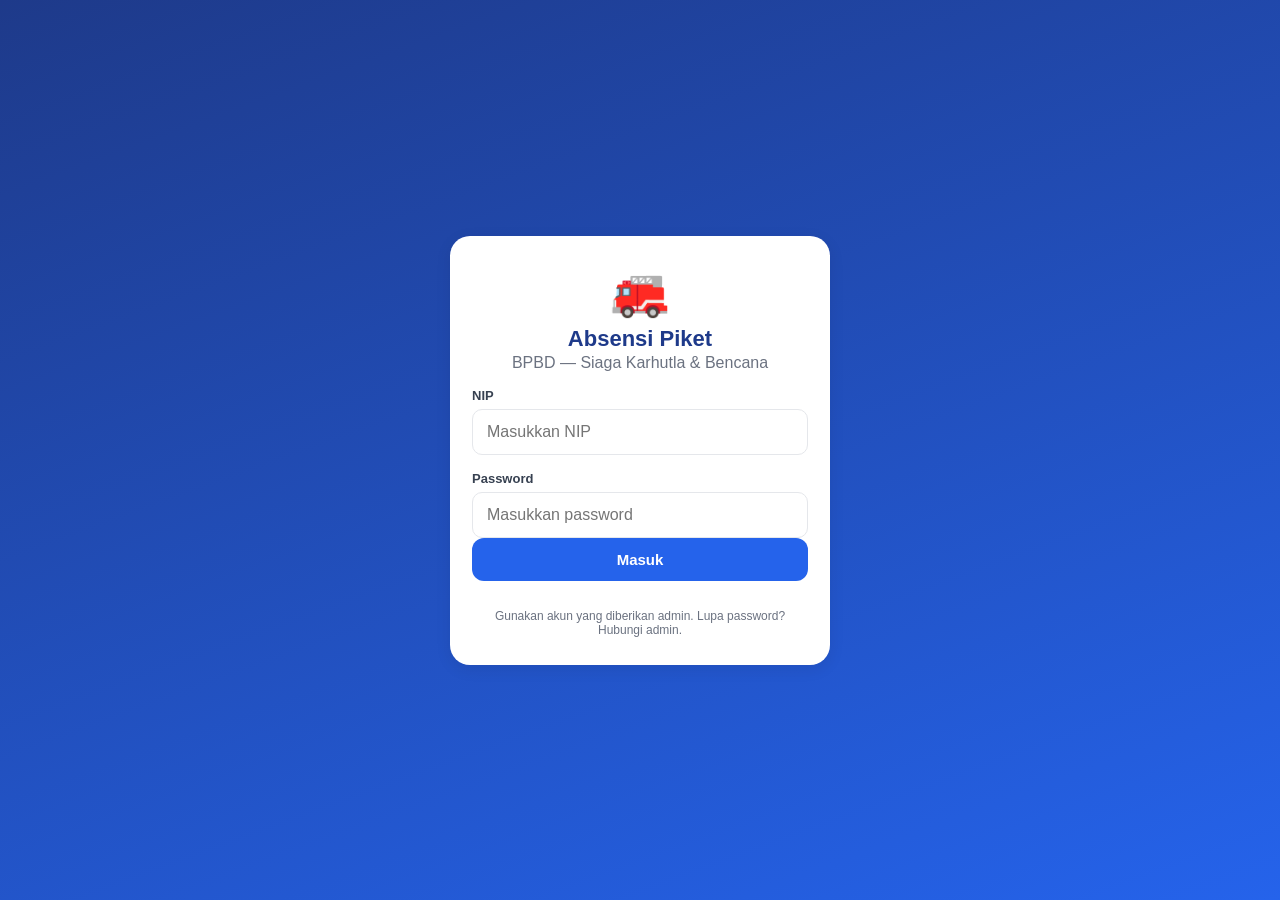
<file: index.html>
<!DOCTYPE html>
<html lang="id">
<head>
  <meta charset="UTF-8" />
  <meta name="viewport" content="width=device-width, initial-scale=1.0, maximum-scale=1.0, user-scalable=no" />
  <meta name="theme-color" content="#1e3a8a" />
  <title>Absensi Piket BPBD</title>
  <link rel="manifest" href="manifest.json" />
  <link rel="stylesheet" href="css/style.css" />
</head>
<body>

  <!-- ================= SPLASH / LOADING ================= -->
  <div id="splash" class="splash">
    <div class="splash-logo">🚒</div>
    <div class="splash-title">Absensi Piket BPBD</div>
    <div class="spinner"></div>
  </div>

  <!-- ================= HALAMAN LOGIN ================= -->
  <section id="page-login" class="page hidden">
    <div class="login-box">
      <div class="login-logo">🚒</div>
      <h1>Absensi Piket</h1>
      <p class="muted">BPBD — Siaga Karhutla &amp; Bencana</p>

      <label>NIP</label>
      <input id="inp-nip" type="tel" inputmode="numeric" placeholder="Masukkan NIP" autocomplete="username" />

      <label>Password</label>
      <input id="inp-pass" type="password" placeholder="Masukkan password" autocomplete="current-password" />

      <button id="btn-login" class="btn btn-primary btn-block">Masuk</button>
      <p id="login-msg" class="msg"></p>
      <p class="muted small">Gunakan akun yang diberikan admin. Lupa password? Hubungi admin.</p>
    </div>
  </section>

  <!-- ================= HALAMAN UTAMA (ABSEN) ================= -->
  <section id="page-home" class="page hidden">
    <header class="app-header">
      <div>
        <div class="app-title">Absensi Piket</div>
        <div id="user-info" class="muted small"></div>
      </div>
      <button id="btn-logout" class="btn-icon" title="Keluar">⎋</button>
    </header>

    <main class="content">
      <!-- Kartu sesi -->
      <div id="card-sesi" class="card">
        <div class="card-loading">Memuat sesi piket…</div>
      </div>

      <!-- Tombol absen -->
      <div id="aksi-absen" class="aksi hidden">
        <button id="btn-absen-masuk" class="btn btn-primary btn-block btn-lg">
          <span class="ico">📥</span> ABSEN MASUK
        </button>
        <button id="btn-absen-keluar" class="btn btn-danger btn-block btn-lg hidden">
          <span class="ico">📤</span> ABSEN KELUAR (SERAH TERIMA)
        </button>
      </div>

      <!-- Riwayat hari ini -->
      <div id="riwayat" class="card hidden">
        <div class="card-title">Riwayat Absen Sesi Ini</div>
        <div id="riwayat-list" class="riwayat-list"></div>
      </div>

      <!-- Info lokasi -->
      <div id="info-gps" class="card hidden">
        <div class="card-title">Status Lokasi</div>
        <div id="gps-status" class="muted small">Belum dicek</div>
      </div>

      <!-- Menu Fase 2 -->
      <div id="menu-fase2" class="card hidden">
        <div class="card-title">Menu Piket</div>
        <button id="btn-buka-log" class="btn btn-outline btn-block" style="margin-bottom:8px">
          📝 Log Book Piket
        </button>
        <button id="btn-buka-laporan" class="btn btn-outline btn-block">
          📄 Laporan Situasi Hari Ini
        </button>
      </div>
    </main>
  </section>

  <!-- ================= MODAL LOG BOOK ================= -->
  <div id="modal-log" class="modal hidden">
    <div class="modal-content">
      <div class="modal-header">
        <span>Log Book Piket</span>
        <button id="log-close" class="btn-icon">✕</button>
      </div>
      <div class="modal-body">
        <!-- Form tambah log -->
        <div id="log-form">
          <p class="step-label">Tambah Catatan Kegiatan</p>
          <label class="fld-label">Kategori</label>
          <select id="log-kategori" class="fld"></select>
          <label class="fld-label">Uraian Kegiatan / Kejadian</label>
          <textarea id="log-uraian" class="fld" rows="3" placeholder="Tuliskan apa yang terjadi / dilakukan…"></textarea>
          <div class="row">
            <div style="flex:1">
              <label class="fld-label">Lokasi (opsional)</label>
              <input id="log-lokasi" class="fld" placeholder="mis. Posko, Desa X" />
            </div>
            <div style="flex:1">
              <label class="fld-label">Prioritas</label>
              <select id="log-prioritas" class="fld">
                <option value="normal">Normal</option>
                <option value="tinggi">Penting / Tinggi</option>
              </select>
            </div>
          </div>
          <label class="fld-label">Foto Bukti (opsional)</label>
          <div class="camera-wrap" style="aspect-ratio:4/3">
            <video id="log-video" autoplay playsinline muted></video>
            <canvas id="log-canvas" class="hidden"></canvas>
            <img id="log-foto-preview" class="foto-preview hidden" />
          </div>
          <div class="row">
            <button id="log-capture" class="btn btn-outline btn-block">📸 Ambil Foto</button>
            <button id="log-retake" class="btn btn-outline btn-block hidden">Ulangi</button>
          </div>
          <button id="log-simpan" class="btn btn-primary btn-block btn-lg" style="margin-top:12px">💾 Simpan Catatan</button>
          <p id="log-msg" class="msg"></p>
        </div>

        <!-- Daftar log -->
        <div id="log-list-wrap" style="margin-top:16px">
          <p class="step-label">Catatan Sesi Ini</p>
          <div id="log-list" class="log-list"></div>
        </div>
      </div>
    </div>
  </div>

  <!-- ================= MODAL LAPORAN ================= -->
  <div id="modal-laporan" class="modal hidden">
    <div class="modal-content">
      <div class="modal-header">
        <span>Laporan Situasi Hari Ini</span>
        <button id="lap-close" class="btn-icon">✕</button>
      </div>
      <div class="modal-body">
        <pre id="lap-konten" class="lap-konten">Memuat…</pre>
        <button id="lap-copy" class="btn btn-outline btn-block" style="margin-top:10px">📋 Salin Teks</button>
        <p id="lap-msg" class="msg"></p>
      </div>
    </div>
  </div>

  <!-- ================= MODAL ABSEN (SELFIE + GPS) ================= -->
  <div id="modal-absen" class="modal hidden">
    <div class="modal-content">
      <div class="modal-header">
        <span id="modal-title">Absen</span>
        <button id="modal-close" class="btn-icon">✕</button>
      </div>

      <div class="modal-body">
        <!-- Langkah 1: Selfie -->
        <div id="step-selfie" class="step">
          <p class="step-label">Langkah 1 dari 2 — Ambil Selfie</p>
          <div class="camera-wrap">
            <video id="video" autoplay playsinline muted></video>
            <canvas id="canvas" class="hidden"></canvas>
            <img id="foto-preview" class="foto-preview hidden" />
          </div>
          <div class="row">
            <button id="btn-capture" class="btn btn-primary btn-block">📸 Ambil Foto</button>
            <button id="btn-retake" class="btn btn-outline btn-block hidden">Ambil Ulang</button>
          </div>
          <button id="btn-lanjut-foto" class="btn btn-primary btn-block btn-lg hidden">Lanjut ➜</button>
        </div>

        <!-- Langkah 2: Konfirmasi -->
        <div id="step-konfirmasi" class="step hidden">
          <p class="step-label">Langkah 2 dari 2 — Konfirmasi</p>
          <div id="konfirmasi-info" class="konfirmasi-info"></div>
          <button id="btn-kirim" class="btn btn-primary btn-block btn-lg">✅ Kirim Absen</button>
        </div>

        <p id="modal-msg" class="msg"></p>
      </div>
    </div>
  </div>

  <!-- ================= MODAL SUKSES ================= -->
  <div id="modal-sukses" class="modal hidden">
    <div class="modal-content modal-center">
      <div id="sukses-ikon" class="sukses-ikon">✅</div>
      <h2 id="sukses-judul">Berhasil!</h2>
      <p id="sukses-pesan" class="muted"></p>
      <button id="btn-sukses-tutup" class="btn btn-primary btn-block">Tutup</button>
    </div>
  </div>

  <!-- ================= TOAST ================= -->
  <div id="toast" class="toast hidden"></div>

  <script src="js/config.js"></script>
  <script src="js/api.js"></script>
  <script src="js/app.js"></script>
  <script src="js/fase2.js"></script>
  <script>
    // Daftarkan service worker (agar bisa di-install ke home screen)
    if ('serviceWorker' in navigator) {
      window.addEventListener('load', function () {
        navigator.serviceWorker.register('sw.js').catch(function (e) {
          console.warn('Service worker gagal:', e);
        });
      });
    }
  </script>
</body>
</html>
</file>
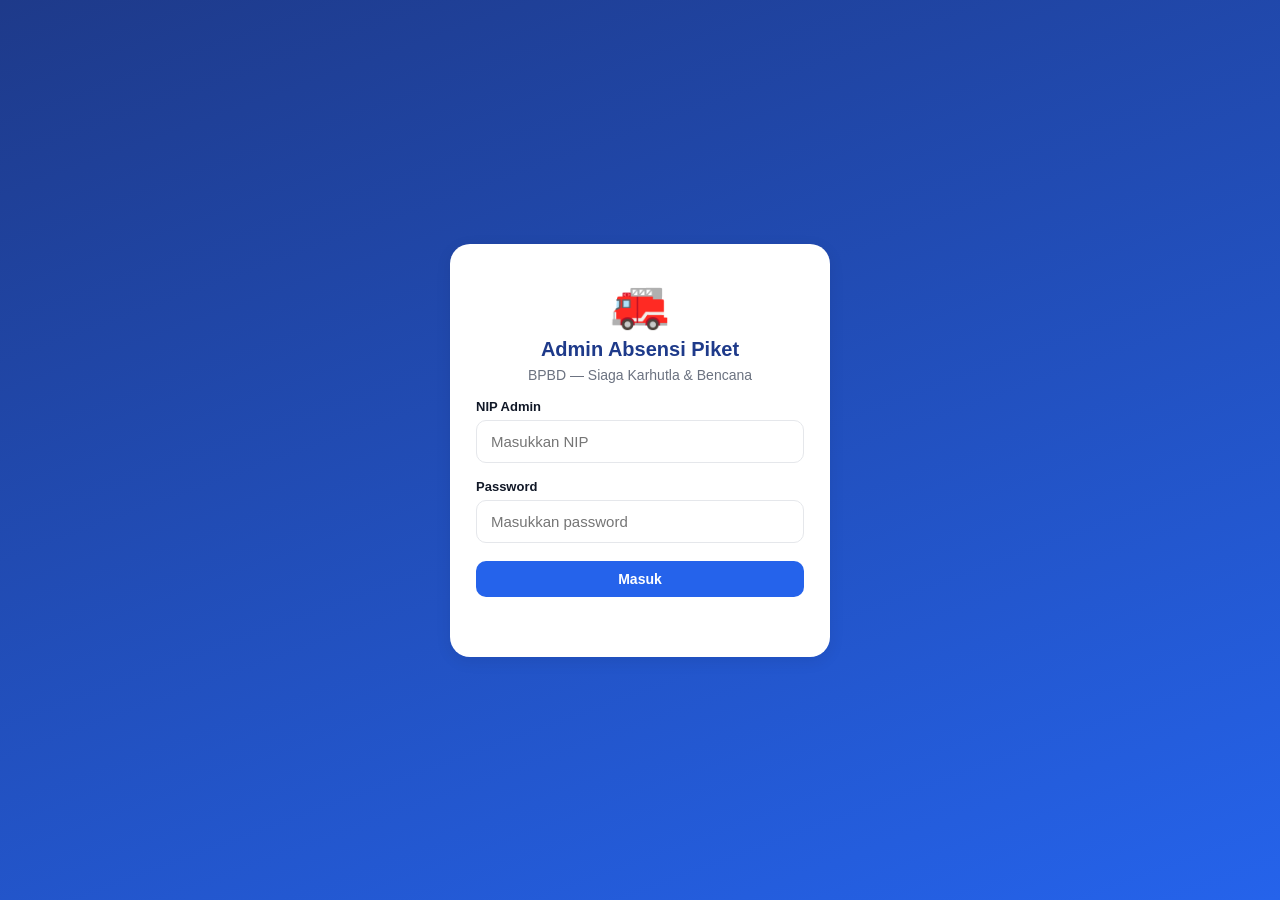
<file: admin/index.html>
<!DOCTYPE html>
<html lang="id">
<head>
  <meta charset="UTF-8" />
  <meta name="viewport" content="width=device-width, initial-scale=1.0" />
  <title>Admin — Absensi Piket BPBD</title>
  <link rel="stylesheet" href="css/admin.css" />
</head>
<body>

<!-- ================= LOGIN ================= -->
<div id="admin-login" class="login-page">
  <div class="login-card">
    <div class="logo">🚒</div>
    <h1>Admin Absensi Piket</h1>
    <p class="muted">BPBD — Siaga Karhutla &amp; Bencana</p>
    <label>NIP Admin</label>
    <input id="a-nip" type="text" placeholder="Masukkan NIP" />
    <label>Password</label>
    <input id="a-pass" type="password" placeholder="Masukkan password" />
    <button id="a-login" class="btn btn-primary btn-block">Masuk</button>
    <p id="a-msg" class="msg"></p>
  </div>
</div>

<!-- ================= APP ================= -->
<div id="admin-app" class="app hidden">
  <aside class="sidebar">
    <div class="brand">🚒 <span>Absensi Piket</span></div>
    <nav>
      <a data-tab="monitoring" class="nav-item active">📊 Monitoring</a>
      <a data-tab="dashboard" class="nav-item">📈 Dashboard Pimpinan</a>
      <a data-tab="jadwal" class="nav-item">📅 Jadwal Piket</a>
      <a data-tab="regu" class="nav-item">👥 Regu</a>
      <a data-tab="pegawai" class="nav-item">🧑💼 Pegawai</a>
      <a data-tab="lokasi" class="nav-item">📍 Lokasi &amp; Radius</a>
      <a data-tab="logbook" class="nav-item">📝 Log Book</a>
      <a data-tab="laporan" class="nav-item">📄 Laporan Harian</a>
      <a data-tab="rekap" class="nav-item">📊 Rekap Absensi</a>
      <a data-tab="verifikasi" class="nav-item">✅ Verifikasi Absen</a>
    </nav>
    <div class="sidebar-footer">
      <div id="admin-user" class="muted small"></div>
      <button id="a-logout" class="btn btn-outline btn-block">Keluar</button>
    </div>
  </aside>

  <main class="main">
    <header class="topbar">
      <h2 id="tab-title">Monitoring</h2>
      <button id="btn-refresh" class="btn btn-outline">🔄 Muat Ulang</button>
    </header>
    <div id="content" class="content-area"></div>
  </main>
</div>

<!-- ================= MODAL UMUM ================= -->
<div id="modal" class="modal hidden">
  <div class="modal-content">
    <div class="modal-header">
      <span id="modal-title">Form</span>
      <button id="modal-close" class="btn-icon">✕</button>
    </div>
    <div id="modal-body" class="modal-body"></div>
  </div>
</div>

<div id="toast" class="toast hidden"></div>

<script src="js/admin-api.js"></script>
<script src="js/admin.js"></script>
</body>
</html>
</file>
<file: css/style.css>
/* ============================================================
   STYLE APLIKASI ABSEN PIKET BPBD
   ============================================================ */

:root {
  --biru: #1e3a8a;
  --biru-terang: #2563eb;
  --merah: #dc2626;
  --hijau: #16a34a;
  --kuning: #d97706;
  --abu: #6b7280;
  --abu-muda: #f3f4f6;
  --garis: #e5e7eb;
  --teks: #111827;
  --radius: 14px;
  --shadow: 0 4px 16px rgba(0, 0, 0, 0.08);
}

* { box-sizing: border-box; margin: 0; padding: 0; -webkit-tap-highlight-color: transparent; }

body {
  font-family: -apple-system, BlinkMacSystemFont, 'Segoe UI', Roboto, Arial, sans-serif;
  color: var(--teks);
  background: #f1f5f9;
  min-height: 100vh;
  -webkit-font-smoothing: antialiased;
}

.hidden { display: none !important; }
.muted { color: var(--abu); }
.small { font-size: 12px; }

/* ── SPLASH ── */
.splash {
  position: fixed; inset: 0;
  background: linear-gradient(160deg, var(--biru), var(--biru-terang));
  display: flex; flex-direction: column; align-items: center; justify-content: center;
  color: #fff; z-index: 1000; gap: 14px;
}
.splash-logo { font-size: 64px; }
.splash-title { font-size: 20px; font-weight: 700; letter-spacing: .5px; }
.spinner {
  width: 34px; height: 34px; margin-top: 10px;
  border: 4px solid rgba(255,255,255,.3);
  border-top-color: #fff; border-radius: 50%;
  animation: spin .8s linear infinite;
}
@keyframes spin { to { transform: rotate(360deg); } }

/* ── PAGE / LOGIN ── */
.page { min-height: 100vh; }
#page-login {
  display: flex; align-items: center; justify-content: center; padding: 20px;
  background: linear-gradient(160deg, var(--biru), var(--biru-terang));
}
.login-box {
  background: #fff; border-radius: 20px; padding: 28px 22px;
  width: 100%; max-width: 380px; box-shadow: var(--shadow); text-align: center;
}
.login-logo { font-size: 48px; }
.login-box h1 { font-size: 22px; margin: 6px 0 2px; color: var(--biru); }
.login-box label {
  display: block; text-align: left; font-size: 13px; font-weight: 600;
  margin: 16px 0 6px; color: #374151;
}
.login-box input {
  width: 100%; padding: 13px 14px; border: 1.5px solid var(--garis);
  border-radius: 10px; font-size: 16px; outline: none; transition: border .2s;
}
.login-box input:focus { border-color: var(--biru-terang); }

/* ── HEADER ── */
.app-header {
  background: var(--biru); color: #fff; padding: 14px 16px;
  display: flex; justify-content: space-between; align-items: center;
  position: sticky; top: 0; z-index: 10; box-shadow: var(--shadow);
}
.app-title { font-weight: 700; font-size: 16px; }
.app-header .muted { color: rgba(255,255,255,.8); }
.btn-icon {
  background: rgba(255,255,255,.15); color: #fff; border: none;
  width: 38px; height: 38px; border-radius: 10px; font-size: 18px; cursor: pointer;
}

/* ── CONTENT / CARD ── */
.content { padding: 14px; max-width: 520px; margin: 0 auto; }
.card {
  background: #fff; border-radius: var(--radius); padding: 16px;
  box-shadow: var(--shadow); margin-bottom: 14px;
}
.card-title { font-weight: 700; font-size: 14px; margin-bottom: 10px; color: var(--biru); }
.card-loading { color: var(--abu); font-size: 14px; text-align: center; padding: 10px; }

.sesi-row { display: flex; justify-content: space-between; align-items: center; margin-bottom: 6px; }
.sesi-regu { font-size: 18px; font-weight: 700; }
.sesi-jam { font-size: 15px; margin: 4px 0; }
.sesi-status {
  margin-top: 10px; padding: 10px 12px; border-radius: 10px; font-size: 14px; font-weight: 600;
}
.sesi-status.ok { background: #dcfce7; color: #166534; }
.sesi-status.warn { background: #fef3c7; color: #92400e; }

.badge {
  display: inline-block; padding: 3px 9px; border-radius: 20px;
  font-size: 11px; font-weight: 700; text-transform: uppercase;
}
.badge-siaga { background: #fee2e2; color: #991b1b; }
.badge-ok { background: #dcfce7; color: #166534; }
.badge-warn { background: #fef3c7; color: #92400e; }
.badge-err { background: #fee2e2; color: #991b1b; }

.empty { text-align: center; color: var(--abu); font-size: 14px; padding: 18px 6px; line-height: 1.6; }

/* ── BUTTONS ── */
.btn {
  border: none; border-radius: 12px; padding: 13px 16px;
  font-size: 15px; font-weight: 700; cursor: pointer;
  transition: transform .1s, opacity .2s; font-family: inherit;
}
.btn:active { transform: scale(.98); }
.btn:disabled { opacity: .6; cursor: not-allowed; }
.btn-block { width: 100%; display: block; }
.btn-lg { padding: 17px; font-size: 16px; margin-bottom: 10px; }
.btn-primary { background: var(--biru-terang); color: #fff; }
.btn-danger { background: var(--merah); color: #fff; }
.btn-outline { background: #fff; color: var(--biru-terang); border: 1.5px solid var(--biru-terang); }
.btn .ico { margin-right: 6px; }
.row { display: flex; gap: 8px; }

.msg { font-size: 13px; margin-top: 10px; text-align: center; min-height: 18px; }
.msg.error { color: var(--merah); font-weight: 600; }

/* ── RIWAYAT ── */
.riwayat-list { display: flex; flex-direction: column; gap: 8px; }
.riwayat-item {
  display: flex; justify-content: space-between; align-items: center;
  padding: 10px 12px; border-radius: 10px; font-size: 13px; background: var(--abu-muda);
}
.riwayat-item.ok { background: #dcfce7; }
.riwayat-item.warn { background: #fef3c7; }
.riwayat-item.err { background: #fee2e2; }

/* ── MODAL ── */
.modal {
  position: fixed; inset: 0; background: rgba(0,0,0,.55);
  display: flex; align-items: flex-end; justify-content: center; z-index: 200;
}
.modal-content {
  background: #fff; width: 100%; max-width: 520px;
  border-radius: 20px 20px 0 0; max-height: 92vh; overflow-y: auto;
  animation: slideUp .25s ease;
}
.modal-center { border-radius: 20px; margin: auto; max-width: 340px; padding: 26px 20px; text-align: center; }
@keyframes slideUp { from { transform: translateY(40px); opacity: 0; } to { transform: translateY(0); opacity: 1; } }
.modal-header {
  display: flex; justify-content: space-between; align-items: center;
  padding: 16px; border-bottom: 1px solid var(--garis);
  font-weight: 700; color: var(--biru); position: sticky; top: 0; background: #fff;
}
.modal-header .btn-icon { background: var(--abu-muda); color: var(--teks); }
.modal-body { padding: 16px; }
.step-label { font-size: 13px; font-weight: 700; color: var(--biru); margin-bottom: 10px; }

/* ── CAMERA ── */
.camera-wrap {
  width: 100%; aspect-ratio: 3/4; background: #000; border-radius: 12px;
  overflow: hidden; margin-bottom: 12px; position: relative;
}
.camera-wrap video, .camera-wrap img {
  width: 100%; height: 100%; object-fit: cover;
}
.foto-preview { display: block; }

.konfirmasi-info { background: var(--abu-muda); border-radius: 12px; padding: 12px; margin-bottom: 14px; }
.konf-row {
  display: flex; justify-content: space-between; gap: 10px;
  padding: 7px 0; font-size: 13px; border-bottom: 1px solid var(--garis);
}
.konf-row:last-child { border-bottom: none; }
.konf-row b { text-align: right; word-break: break-word; }

.sukses-ikon { font-size: 56px; margin-bottom: 8px; }
#modal-sukses h2 { font-size: 19px; margin-bottom: 8px; color: var(--biru); }
#modal-sukses p { margin-bottom: 18px; line-height: 1.6; }

/* ── TOAST ── */
.toast {
  position: fixed; bottom: 24px; left: 50%; transform: translateX(-50%);
  background: #111827; color: #fff; padding: 12px 20px; border-radius: 30px;
  font-size: 14px; z-index: 300; box-shadow: var(--shadow); max-width: 90vw;
}
.toast.ok { background: var(--hijau); }
.toast.error { background: var(--merah); }

/* ── FORM FIELDS (log book) ── */
.fld-label { display: block; font-size: 12.5px; font-weight: 600; margin: 12px 0 5px; color: #374151; }
.fld {
  width: 100%; padding: 11px 12px; border: 1.5px solid var(--garis);
  border-radius: 10px; font-size: 14px; outline: none; font-family: inherit;
  background: #fff;
}
.fld:focus { border-color: var(--biru-terang); }
textarea.fld { resize: vertical; }

/* ── LOG LIST ── */
.log-list { display: flex; flex-direction: column; gap: 10px; }
.log-item {
  border: 1px solid var(--garis); border-radius: 12px; padding: 10px 12px; background: #fafafa;
}
.log-head { font-size: 13px; margin-bottom: 4px; }
.log-uraian { font-size: 13.5px; line-height: 1.5; margin-bottom: 4px; white-space: pre-wrap; }
.log-meta { font-size: 11.5px; }
.log-meta a { color: var(--biru-terang); text-decoration: none; }

/* ── LAPORAN ── */
.lap-konten {
  background: #0f172a; color: #e2e8f0; padding: 14px; border-radius: 12px;
  font-size: 11.5px; line-height: 1.6; white-space: pre-wrap; word-break: break-word;
  max-height: 55vh; overflow-y: auto; font-family: 'Courier New', monospace;
}
</file>
<file: admin/css/admin.css>
/* ============================================================
   STYLE WEB ADMIN — Absensi Piket BPBD
   ============================================================ */

:root {
  --biru: #1e3a8a;
  --biru-terang: #2563eb;
  --merah: #dc2626;
  --hijau: #16a34a;
  --kuning: #d97706;
  --abu: #6b7280;
  --abu-muda: #f3f4f6;
  --garis: #e5e7eb;
  --teks: #111827;
  --shadow: 0 4px 16px rgba(0,0,0,.08);
}

* { box-sizing: border-box; margin: 0; padding: 0; }
body {
  font-family: -apple-system, BlinkMacSystemFont, 'Segoe UI', Roboto, Arial, sans-serif;
  color: var(--teks); background: #f1f5f9; font-size: 14px;
}
.hidden { display: none !important; }
.muted { color: var(--abu); }
.small { font-size: 12px; }
.center { text-align: center; }

/* ── LOGIN ── */
.login-page {
  min-height: 100vh; display: flex; align-items: center; justify-content: center;
  background: linear-gradient(160deg, var(--biru), var(--biru-terang)); padding: 20px;
}
.login-card {
  background: #fff; border-radius: 20px; padding: 32px 26px;
  width: 100%; max-width: 380px; box-shadow: var(--shadow); text-align: center;
}
.login-card .logo { font-size: 48px; }
.login-card h1 { font-size: 20px; margin: 6px 0; color: var(--biru); }
.login-card label { display: block; text-align: left; font-size: 13px; font-weight: 600; margin: 16px 0 6px; }
.login-card input {
  width: 100%; padding: 12px 14px; border: 1.5px solid var(--garis);
  border-radius: 10px; font-size: 15px; outline: none;
}
.login-card input:focus { border-color: var(--biru-terang); }
.msg { font-size: 13px; margin-top: 10px; min-height: 18px; }
.msg.error { color: var(--merah); font-weight: 600; }

/* ── LAYOUT ── */
.app { display: flex; min-height: 100vh; }
.sidebar {
  width: 240px; background: var(--biru); color: #fff;
  display: flex; flex-direction: column; position: sticky; top: 0; height: 100vh;
}
.brand { padding: 20px 18px; font-size: 17px; font-weight: 700; border-bottom: 1px solid rgba(255,255,255,.15); }
.sidebar nav { flex: 1; padding: 12px 10px; display: flex; flex-direction: column; gap: 4px; }
.nav-item {
  padding: 11px 14px; border-radius: 10px; cursor: pointer; font-size: 14px;
  color: rgba(255,255,255,.85); transition: background .15s;
}
.nav-item:hover { background: rgba(255,255,255,.1); }
.nav-item.active { background: rgba(255,255,255,.2); font-weight: 700; color: #fff; }
.sidebar-footer { padding: 14px; border-top: 1px solid rgba(255,255,255,.15); }
.sidebar-footer .btn-outline { color: #fff; border-color: rgba(255,255,255,.4); background: transparent; }

.main { flex: 1; display: flex; flex-direction: column; min-width: 0; }
.topbar {
  background: #fff; padding: 16px 22px; display: flex; justify-content: space-between;
  align-items: center; border-bottom: 1px solid var(--garis); position: sticky; top: 0; z-index: 5;
}
.topbar h2 { font-size: 18px; color: var(--biru); }
.content-area { padding: 20px 22px; }

/* ── BUTTONS ── */
.btn {
  border: none; border-radius: 10px; padding: 10px 16px; font-size: 14px;
  font-weight: 600; cursor: pointer; transition: opacity .15s; font-family: inherit;
}
.btn:active { transform: scale(.98); }
.btn:disabled { opacity: .6; cursor: not-allowed; }
.btn-block { width: 100%; display: block; margin-top: 18px; }
.btn-primary { background: var(--biru-terang); color: #fff; }
.btn-outline { background: #fff; color: var(--biru-terang); border: 1.5px solid var(--biru-terang); }
.btn-icon {
  background: var(--abu-muda); border: none; width: 34px; height: 34px;
  border-radius: 8px; cursor: pointer; font-size: 16px;
}
.btn-mini {
  border: none; background: var(--abu-muda); border-radius: 7px; padding: 5px 9px;
  cursor: pointer; font-size: 13px; margin-right: 3px; text-decoration: none; display: inline-block;
}
.btn-mini.danger { background: #fee2e2; }
.btn-mini.ok { background: #dcfce7; }

/* ── TOOLBAR ── */
.toolbar {
  display: flex; gap: 12px; align-items: center; flex-wrap: wrap;
  margin-bottom: 18px; background: #fff; padding: 14px 16px; border-radius: 12px; box-shadow: var(--shadow);
}
.toolbar label { font-size: 13px; font-weight: 600; color: #374151; }
.toolbar input[type="date"], .toolbar input[type="month"] {
  padding: 8px 10px; border: 1.5px solid var(--garis); border-radius: 8px; font-size: 14px; margin-left: 6px;
}

/* ── PANEL / TABLE ── */
.panel { background: #fff; border-radius: 12px; box-shadow: var(--shadow); padding: 16px; margin-bottom: 18px; }
.panel-head {
  display: flex; justify-content: space-between; align-items: center;
  margin-bottom: 12px; padding-bottom: 10px; border-bottom: 1px solid var(--garis);
}
.tabel { width: 100%; border-collapse: collapse; font-size: 13.5px; }
.tabel th {
  text-align: left; padding: 10px 8px; background: var(--abu-muda); color: #374151;
  font-size: 12px; text-transform: uppercase; letter-spacing: .3px;
}
.tabel td { padding: 10px 8px; border-bottom: 1px solid var(--garis); vertical-align: middle; }
.tabel tr:last-child td { border-bottom: none; }
.tabel .center { text-align: center; }
.aksi-col { white-space: nowrap; }

.badge { display: inline-block; padding: 3px 9px; border-radius: 20px; font-size: 11px; font-weight: 700; text-transform: uppercase; }
.badge-ok { background: #dcfce7; color: #166534; }
.badge-warn { background: #fef3c7; color: #92400e; }
.badge-err { background: #fee2e2; color: #991b1b; }
.badge-siaga { background: #fee2e2; color: #991b1b; }

.progress { height: 8px; background: var(--abu-muda); border-radius: 10px; overflow: hidden; margin: 10px 0 6px; }
.progress-bar { height: 100%; background: var(--hijau); transition: width .3s; }

.loading, .empty { text-align: center; color: var(--abu); padding: 40px 10px; font-size: 14px; line-height: 1.6; }

/* ── MODAL ── */
.modal {
  position: fixed; inset: 0; background: rgba(0,0,0,.5);
  display: flex; align-items: center; justify-content: center; z-index: 200; padding: 20px;
}
.modal-content {
  background: #fff; border-radius: 16px; width: 100%; max-width: 480px;
  max-height: 90vh; overflow-y: auto; animation: pop .2s ease;
}
@keyframes pop { from { transform: scale(.95); opacity: 0; } to { transform: scale(1); opacity: 1; } }
.modal-header {
  display: flex; justify-content: space-between; align-items: center;
  padding: 16px; border-bottom: 1px solid var(--garis); font-weight: 700; color: var(--biru);
}
.modal-body { padding: 16px; }
.modal-body label { display: block; font-size: 13px; font-weight: 600; margin: 12px 0 5px; color: #374151; }
.modal-body input, .modal-body select {
  width: 100%; padding: 10px 12px; border: 1.5px solid var(--garis);
  border-radius: 9px; font-size: 14px; outline: none; font-family: inherit;
}
.modal-body input:focus, .modal-body select:focus { border-color: var(--biru-terang); }
.modal-body .row { display: flex; gap: 10px; }

.ceklis { max-height: 200px; overflow-y: auto; border: 1.5px solid var(--garis); border-radius: 9px; padding: 8px; }
.cek { display: block; font-weight: 400 !important; font-size: 13px; padding: 5px 4px; margin: 0 !important; cursor: pointer; }
.cek input { width: auto; margin-right: 6px; }

/* ── TOAST ── */
.toast {
  position: fixed; bottom: 24px; right: 24px; background: #111827; color: #fff;
  padding: 12px 20px; border-radius: 10px; font-size: 14px; z-index: 300; box-shadow: var(--shadow);
}
.toast.ok { background: var(--hijau); }
.toast.error { background: var(--merah); }

/* ── DASHBOARD: KARTU STATISTIK ── */
.stat-grid {
  display: grid; grid-template-columns: repeat(auto-fit, minmax(150px, 1fr));
  gap: 12px; margin-bottom: 18px;
}
.stat-card {
  background: #fff; border-radius: 12px; padding: 16px; box-shadow: var(--shadow);
  text-align: center; border-top: 4px solid var(--biru-terang);
}
.stat-nilai { font-size: 24px; font-weight: 800; color: var(--biru); line-height: 1.2; word-break: break-word; }
.stat-label { font-size: 12px; color: var(--abu); margin-top: 4px; text-transform: uppercase; letter-spacing: .3px; }

/* ── DASHBOARD: PAPAN PERSONEL ── */
.papan-list { display: flex; flex-direction: column; gap: 6px; }
.papan-personel {
  display: flex; align-items: center; gap: 10px; padding: 9px 12px;
  border-radius: 9px; background: var(--abu-muda); font-size: 13.5px;
}
.papan-personel.hadir { background: #dcfce7; }
.papan-personel.keluar { background: #dbeafe; }
.papan-personel.belum { background: #fef3c7; }
.pp-ikon { font-size: 14px; }
.pp-nama { flex: 1; font-weight: 600; }
.pp-status { font-size: 12px; color: var(--abu); }
.pp-map { text-decoration: none; font-size: 15px; }

/* ── DASHBOARD: BAR KATEGORI ── */
.kat-bar {
  display: flex; justify-content: space-between; padding: 8px 4px;
  border-bottom: 1px solid var(--garis); font-size: 13.5px;
}
.kat-bar:last-child { border-bottom: none; }
.kat-bar b { color: var(--biru-terang); }

/* ── LAPORAN TEKS ── */
.lap-konten {
  background: #0f172a; color: #e2e8f0; padding: 16px; border-radius: 12px;
  font-size: 12px; line-height: 1.65; white-space: pre-wrap; word-break: break-word;
  font-family: 'Courier New', monospace; max-height: 60vh; overflow-y: auto;
}

/* ── RESPONSIF ── */
@media (max-width: 768px) {
  .sidebar { width: 64px; }
  .sidebar .brand span, .nav-item { font-size: 0; }
  .nav-item { text-align: center; font-size: 18px; padding: 12px 6px; }
  .sidebar-footer .muted { display: none; }
  .tabel { font-size: 12px; }
}
</file>
